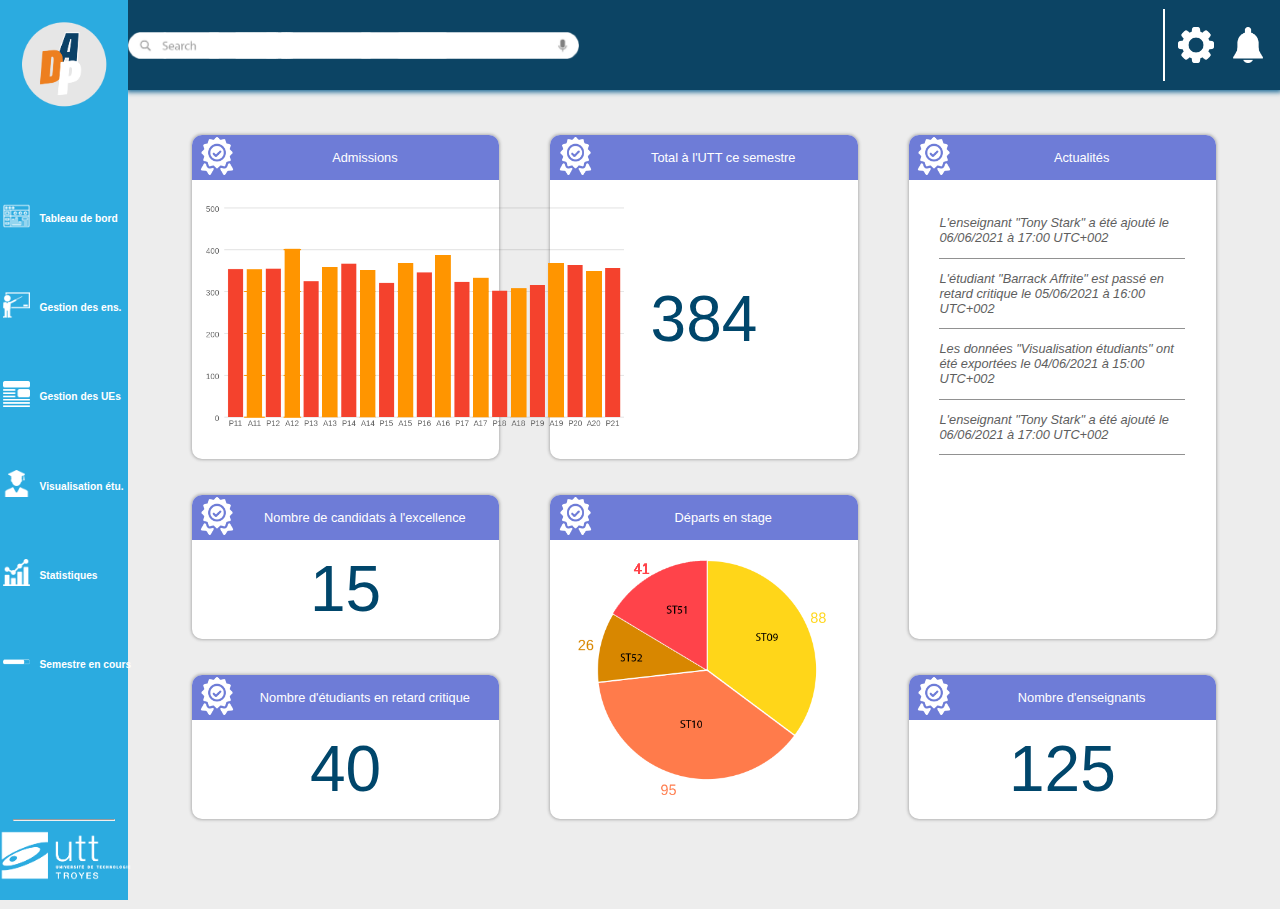
<file: index.html>
<!DOCTYPE html>
<html lang="fr">
<head>
    <meta charset="UTF-8">
    <title>ADP - Tableau de bord</title>
    <link href="style/main.css" rel="stylesheet">
    <link rel="stylesheet" href="style/index.css">
    <link href="img/favicon.png" rel="icon">
</head>
<body>
<nav>
    <div id="mainLogoDiv">
        <a href="index.html"><img alt="Logo ADP" id="mainLogo" src="img/logo_ADP.png"></a>
    </div>
    <div id="navTitleDiv">
    </div>
    <div id="mainNavDiv">
        <ul id="navList">
            <li><a href="index.html"><img alt="" class="icon" src="img/iconDashboard.png">Tableau de bord</a></li>
            <li><a href="page/manageTeachers.html"><img alt="" class="icon" src="img/iconTeacher.png">Gestion des
                ens.</a></li>
            <li><a href="page/manageCourses.html"><img alt="" class="icon" src="img/iconManage.png">Gestion des UEs</a>
            </li>
            <li><a href="page/proportion.html"><img alt="" class="icon" src="img/iconStudent.png">Visualisation étu.</a>
            </li>
            <li><a href="page/stats.html"><img alt="" class="icon" src="img/iconStat.png">Statistiques</a></li>
            <li><a href="page/currentSemester.html"><img alt="" class="icon" src="img/iconCurrent.png">Semestre en cours</a>
            </li>
        </ul>
    </div>
    <div id="footerLogoDiv">
        <hr>
        <img alt="Logo UTT" id="footerLogo" src="img/logo_utt.png">
    </div>
</nav>
<header>
    <div id="searchDiv">
        <img alt="Searchbar" id="searchLogo" src="img/searchbar.png">
    </div>
    <div id="titleDiv">
        <div id="titleDivBorderRight"></div>
    </div>
    <div id="controlDiv">
        <img alt="Config gear" class="control" id="config" src="img/config.png">
        <img alt="Notification bell" class="control" id="notification" src="img/notification.png">
    </div>
</header>
<section>
    <div class="column">
        <div class="block" id="firstBlock">
            <div class="blockTitle">
                <div class="blockImgDiv">
                    <img src="img/logo.png">
                </div>
                <div class="blockTitleDiv">
                <span class="blockTitleSpan">
                    Admissions
                </span>
                </div>
            </div>
            <div class="blockContent">
            <img src="img/dashGraph2.png">
            </div>
        </div>
        <div class="block" id="secondBlock">
            <div class="blockTitle">
                <div class="blockImgDiv">
                    <img src="img/logo.png">
                </div>
                <div class="blockTitleDiv">
                <span class="blockTitleSpan">
                    Nombre de candidats à l'excellence
                </span>
                </div>
            </div>
            <div class="blockContent">
            <span class="blockContentSpan">
                15
            </span>
            </div>
        </div>
        <div class="block" id="thirdBlock">
            <div class="blockTitle">
                <div class="blockImgDiv">
                    <img src="img/logo.png">
                </div>
                <div class="blockTitleDiv">
                <span class="blockTitleSpan">
                    Nombre d'étudiants en retard critique
                </span>
                </div>
            </div>
            <div class="blockContent">
            <span class="blockContentSpan">
                40
            </span>
            </div>
        </div>
    </div>
    <div class="column marginColumn">
        <div class="block" id="fourthBlock">
            <div class="blockTitle">
                <div class="blockImgDiv">
                    <img src="img/logo.png">
                </div>
                <div class="blockTitleDiv">
                <span class="blockTitleSpan">
                    Total à l'UTT ce semestre
                </span>
                </div>
            </div>
            <div class="blockContent">
            <span class="blockContentSpan">
                384
            </span>
            </div>
        </div>
        <div class="block" id="fifthBlock">
            <div class="blockTitle">
                <div class="blockImgDiv">
                    <img src="img/logo.png">
                </div>
                <div class="blockTitleDiv">
                <span class="blockTitleSpan">
                    Départs en stage
                </span>
                </div>
            </div>
            <div class="blockContent">
            <img src="img/dashGraph.png">
            </div>
        </div>
    </div>
    <div class="column marginColumn">
        <div class="block" id="sixthBlock">
            <div class="blockTitle">
                <div class="blockImgDiv">
                    <img src="img/logo.png">
                </div>
                <div class="blockTitleDiv">
                <span class="blockTitleSpan">
                    Actualités
                </span>
                </div>
            </div>
            <div class="blockContent">
            <ul>
                <li>L'enseignant "Tony Stark" a été ajouté le 06/06/2021 à 17:00 UTC+002</li>
                <li>L'étudiant "Barrack Affrite" est passé en retard critique le 05/06/2021 à 16:00 UTC+002</li>
                <li>Les données "Visualisation étudiants" ont été exportées le 04/06/2021 à 15:00 UTC+002</li>
                <li>L'enseignant "Tony Stark" a été ajouté le 06/06/2021 à 17:00 UTC+002</li>
            </ul>
            </div>
        </div>
        <div class="block" id="seventhBlock">
            <div class="blockTitle">
                <div class="blockImgDiv">
                    <img src="img/logo.png">
                </div>
                <div class="blockTitleDiv">
                <span class="blockTitleSpan">
                    Nombre d'enseignants
                </span>
                </div>
            </div>
            <div class="blockContent">
            <span class="blockContentSpan">
                125
            </span>
            </div>
        </div>
    </div>
</section>

</body>
</html>
</file>
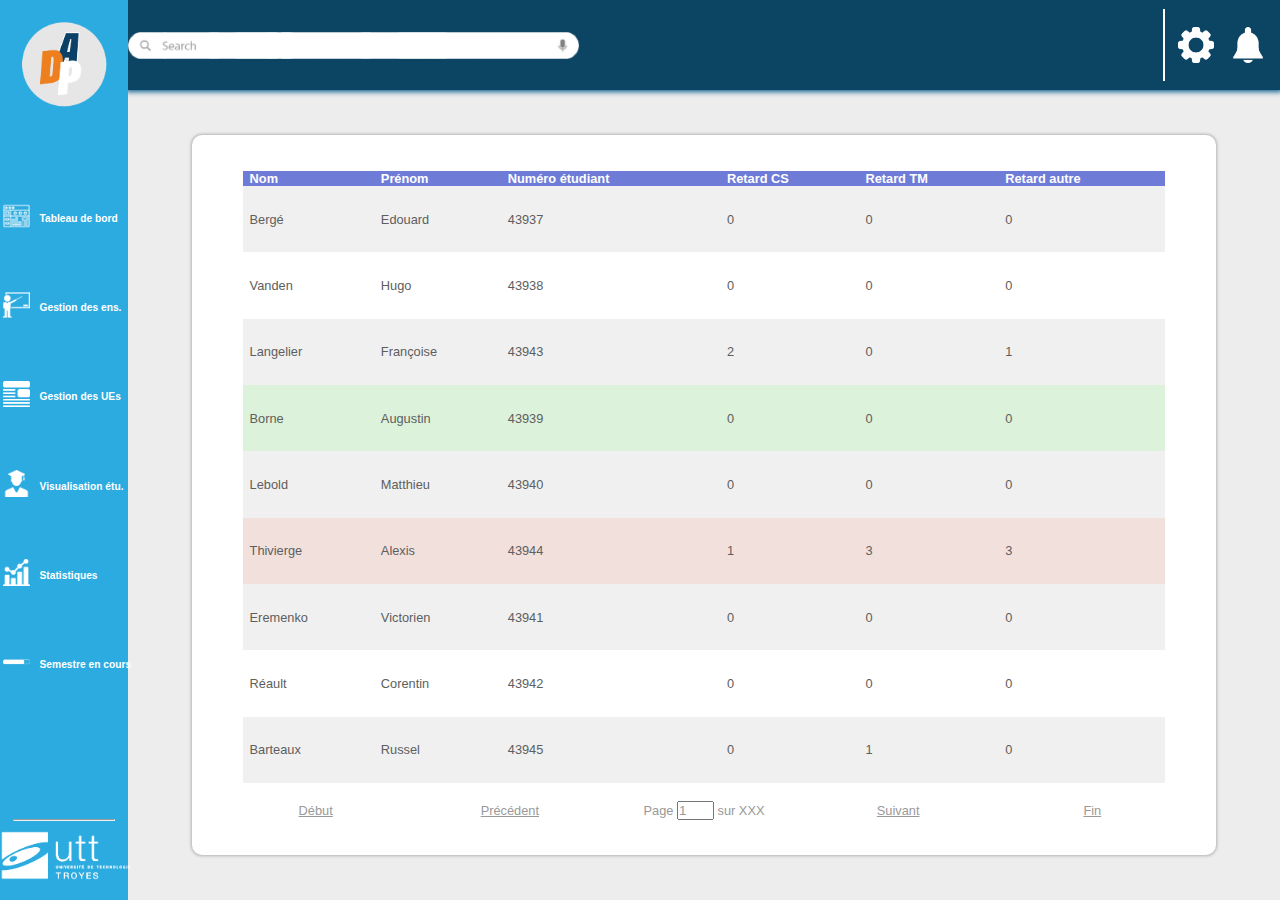
<file: page/currentSemester.html>
<!DOCTYPE html>
<html lang="fr">
<head>
    <meta charset="UTF-8">
    <title>ADP - Semestre en cours</title>
    <link href="../style/main.css" rel="stylesheet">
    <link href="../style/manageCourses.css" rel="stylesheet">
    <link href="../style/currentSemester.css" rel="stylesheet">
    <link href="../img/favicon.png" rel="icon">
</head>
<body>
<nav>
    <div id="mainLogoDiv">
        <a href="../index.html"><img alt="Logo ADP" id="mainLogo" src="../img/logo_ADP.png"></a>
    </div>
    <div id="navTitleDiv">
    </div>
    <div id="mainNavDiv">
        <ul id="navList">
            <li><a href="../index.html"><img alt="" class="icon" src="../img/iconDashboard.png">Tableau de bord</a></li>
            <li><a href="../page/manageTeachers.html"><img alt="" class="icon" src="../img/iconTeacher.png">Gestion des
                ens.</a></li>
            <li><a href="../page/manageCourses.html"><img alt="" class="icon" src="../img/iconManage.png">Gestion des
                UEs</a></li>
            <li><a href="../page/proportion.html"><img alt="" class="icon" src="../img/iconStudent.png">Visualisation
                étu.</a></li>
            <li><a href="../page/stats.html"><img alt="" class="icon" src="../img/iconStat.png">Statistiques</a></li>
            <li><a href="../page/currentSemester.html"><img alt="" class="icon" src="../img/iconCurrent.png">Semestre en
                cours</a></li>
        </ul>
    </div>
    <div id="footerLogoDiv">
        <hr>
        <img alt="Logo UTT" id="footerLogo" src="../img/logo_utt.png">
    </div>
</nav>
<header>
    <div id="searchDiv">
        <img alt="Searchbar" id="searchLogo" src="../img/searchbar.png">
    </div>
    <div id="titleDiv">
        <div id="titleDivBorderRight"></div>
    </div>
    <div id="controlDiv">
        <img alt="Config gear" class="control" id="config" src="../img/config.png">
        <img alt="Notification bell" class="control" id="notification" src="../img/notification.png">
    </div>
</header>
<section>
    <table id="mainTable">
        <thead>
        <tr>
            <th>Nom</th>
            <th>Prénom</th>
            <th>Numéro étudiant</th>
            <th>Retard CS</th>
            <th>Retard TM</th>
            <th>Retard autre</th>
        </tr>
        </thead>
        <tbody>
        <tr>
            <td>Bergé</td>
            <td>Edouard</td>
            <td>43937</td>
            <td>0</td>
            <td>0</td>
            <td>0</td>
        </tr>
        <tr>
            <td>Vanden</td>
            <td>Hugo</td>
            <td>43938</td>
            <td>0</td>
            <td>0</td>
            <td>0</td>
        </tr>
        <tr>
            <td>Langelier</td>
            <td>Françoise</td>
            <td>43943</td>
            <td>2</td>
            <td>0</td>
            <td>1</td>
        </tr>
        <tr class="honor">
            <td>Borne</td>
            <td>Augustin</td>
            <td>43939</td>
            <td>0</td>
            <td>0</td>
            <td>0</td>
        </tr>
        <tr>
            <td>Lebold</td>
            <td>Matthieu</td>
            <td>43940</td>
            <td>0</td>
            <td>0</td>
            <td>0</td>
        </tr>
        <tr class="critic">
            <td>Thivierge</td>
            <td>Alexis</td>
            <td>43944</td>
            <td>1</td>
            <td>3</td>
            <td>3</td>
        </tr>
        <tr>
            <td>Eremenko</td>
            <td>Victorien</td>
            <td>43941</td>
            <td>0</td>
            <td>0</td>
            <td>0</td>
        </tr>
        <tr>
            <td>Réault</td>
            <td>Corentin</td>
            <td>43942</td>
            <td>0</td>
            <td>0</td>
            <td>0</td>
        </tr>
        <tr>
            <td>Barteaux</td>
            <td>Russel</td>
            <td>43945</td>
            <td>0</td>
            <td>1</td>
            <td>0</td>
        </tr>
        </tbody>
    </table>
    <table id="controlTable">
        <tbody>
        <tr>
            <td class="notInput">Début</td>
            <td class="notInput">Précédent</td>
            <td>Page <input size="2" type="text" value="1"> sur XXX</td>
            <td class="notInput">Suivant</td>
            <td class="notInput">Fin</td>
        </tr>
        </tbody>
    </table>
</section>

</body>
</html>
</file>
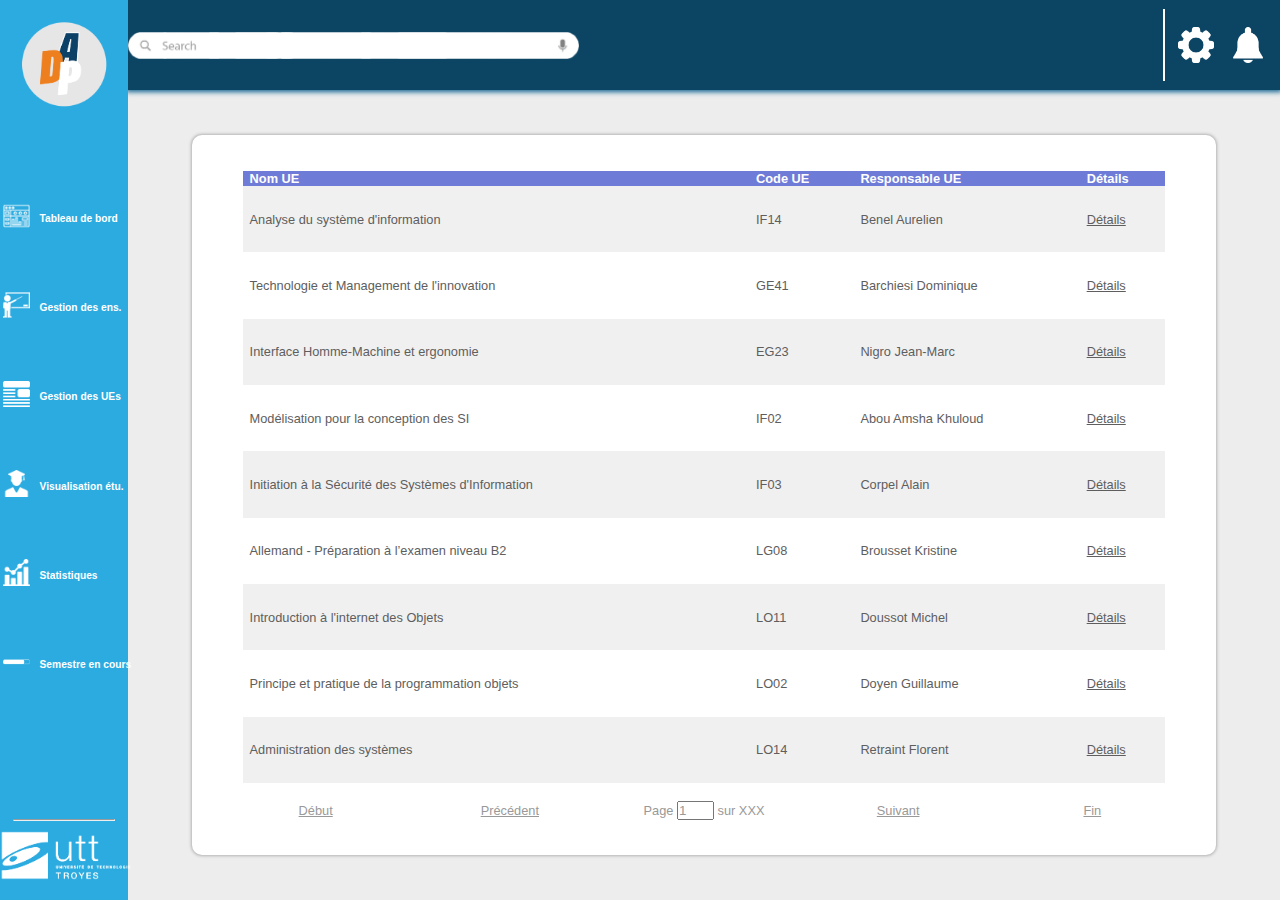
<file: page/manageCourses.html>
<!DOCTYPE html>
<html lang="fr">
<head>
    <meta charset="UTF-8">
    <title>ADP - Gestion des UEs</title>
    <link href="../style/main.css" rel="stylesheet">
    <link href="../style/manageCourses.css" rel="stylesheet">
    <link href="../img/favicon.png" rel="icon">
</head>
<body>
<nav>
    <div id="mainLogoDiv">
        <a href="../index.html"><img alt="Logo ADP" id="mainLogo" src="../img/logo_ADP.png"></a>
    </div>
    <div id="navTitleDiv">
    </div>
    <div id="mainNavDiv">
        <ul id="navList">
            <li><a href="../index.html"><img alt="" class="icon" src="../img/iconDashboard.png">Tableau de bord</a></li>
            <li><a href="../page/manageTeachers.html"><img alt="" class="icon" src="../img/iconTeacher.png">Gestion des
                ens.</a></li>
            <li><a href="../page/manageCourses.html"><img alt="" class="icon" src="../img/iconManage.png">Gestion des
                UEs</a></li>
            <li><a href="../page/proportion.html"><img alt="" class="icon" src="../img/iconStudent.png">Visualisation
                étu.</a></li>
            <li><a href="../page/stats.html"><img alt="" class="icon" src="../img/iconStat.png">Statistiques</a></li>
            <li><a href="../page/currentSemester.html"><img alt="" class="icon" src="../img/iconCurrent.png">Semestre en
                cours</a></li>
        </ul>
    </div>
    <div id="footerLogoDiv">
        <hr>
        <img alt="Logo UTT" id="footerLogo" src="../img/logo_utt.png">
    </div>
</nav>
<header>
    <div id="searchDiv">
        <img alt="Searchbar" id="searchLogo" src="../img/searchbar.png">
    </div>
    <div id="titleDiv">
        <div id="titleDivBorderRight"></div>
    </div>
    <div id="controlDiv">
        <img alt="Config gear" class="control" id="config" src="../img/config.png">
        <img alt="Notification bell" class="control" id="notification" src="../img/notification.png">
    </div>
</header>
<section>
    <table id="mainTable">
        <thead>
        <tr>
            <th>Nom UE</th>
            <th>Code UE</th>
            <th>Responsable UE</th>
            <th>Détails</th>
        </tr>
        </thead>
        <tbody>
        <tr>
            <td>Analyse du système d'information</td>
            <td>IF14</td>
            <td>Benel Aurelien</td>
            <td><a href="subManageCourses.html">Détails</a></td>
        </tr>
        <tr>
            <td>Technologie et Management de l'innovation</td>
            <td>GE41</td>
            <td>Barchiesi Dominique</td>
            <td><a href="subManageCourses.html">Détails</a></td>
        </tr>
        <tr>
            <td>Interface Homme-Machine et ergonomie</td>
            <td>EG23</td>
            <td>Nigro Jean-Marc</td>
            <td><a href="subManageCourses.html">Détails</a></td>
        </tr>
        <tr>
            <td>Modélisation pour la conception des SI</td>
            <td>IF02</td>
            <td>Abou Amsha Khuloud</td>
            <td><a href="subManageCourses.html">Détails</a></td>
        </tr>
        <tr>
            <td>Initiation à la Sécurité des Systèmes d'Information</td>
            <td>IF03</td>
            <td>Corpel Alain</td>
            <td><a href="subManageCourses.html">Détails</a></td>
        </tr>
        <tr>
            <td>Allemand - Préparation à l’examen niveau B2</td>
            <td>LG08</td>
            <td>Brousset Kristine</td>
            <td><a href="subManageCourses.html">Détails</a></td>
        </tr>
        <tr>
            <td>Introduction à l'internet des Objets</td>
            <td>LO11</td>
            <td>Doussot Michel</td>
            <td><a href="subManageCourses.html">Détails</a></td>
        </tr>
        <tr>
            <td>Principe et pratique de la programmation objets</td>
            <td>LO02</td>
            <td>Doyen Guillaume</td>
            <td><a href="subManageCourses.html">Détails</a></td>
        </tr>
        <tr>
            <td>Administration des systèmes</td>
            <td>LO14</td>
            <td>Retraint Florent</td>
            <td><a href="subManageCourses.html">Détails</a></td>
        </tr>
        </tbody>
    </table>
    <table id="controlTable">
        <tbody>
        <tr>
            <td class="notInput">Début</td>
            <td class="notInput">Précédent</td>
            <td>Page <input size="2" type="text" value="1"> sur XXX</td>
            <td class="notInput">Suivant</td>
            <td class="notInput">Fin</td>
        </tr>
        </tbody>
    </table>
</section>

</body>
</html>
</file>
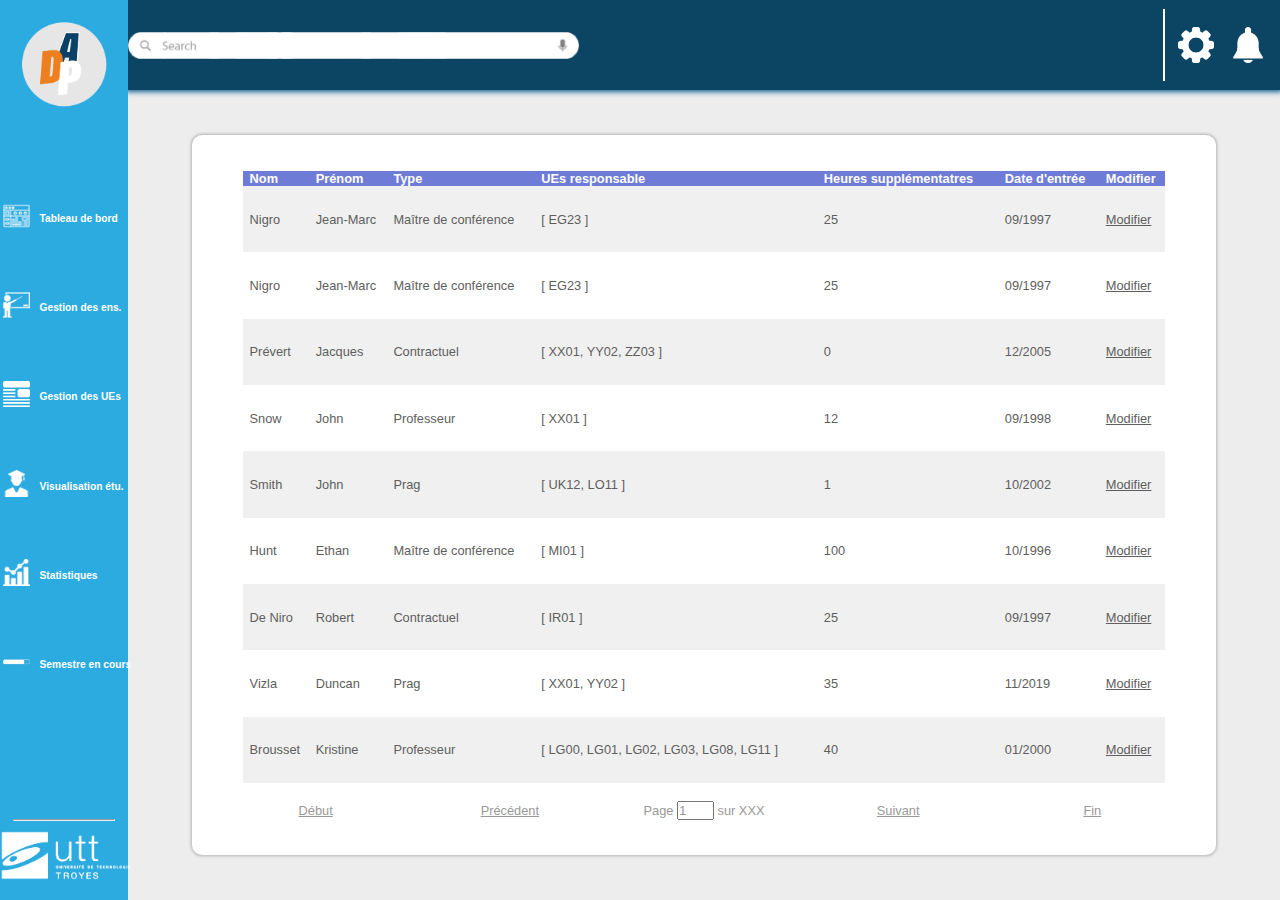
<file: page/manageTeachers.html>
<!DOCTYPE html>
<html lang="fr">
<head>
    <meta charset="UTF-8">
    <title>ADP - Gestion des enseignants</title>
    <link href="../style/main.css" rel="stylesheet">
    <link href="../style/manageCourses.css" rel="stylesheet">
    <link href="../style/manageTeachers.css" rel="stylesheet">
    <link href="../img/favicon.png" rel="icon">
    <script src="../js/teacherEditor.js"></script>
</head>
<body>
<nav>
    <div id="mainLogoDiv">
        <a href="../index.html"><img alt="Logo ADP" id="mainLogo" src="../img/logo_ADP.png"></a>
    </div>
    <div id="navTitleDiv">
    </div>
    <div id="mainNavDiv">
        <ul id="navList">
            <li><a href="../index.html"><img alt="" class="icon" src="../img/iconDashboard.png">Tableau de bord</a></li>
            <li><a href="../page/manageTeachers.html"><img alt="" class="icon" src="../img/iconTeacher.png">Gestion des
                ens.</a></li>
            <li><a href="../page/manageCourses.html"><img alt="" class="icon" src="../img/iconManage.png">Gestion des
                UEs</a></li>
            <li><a href="../page/proportion.html"><img alt="" class="icon" src="../img/iconStudent.png">Visualisation
                étu.</a></li>
            <li><a href="../page/stats.html"><img alt="" class="icon" src="../img/iconStat.png">Statistiques</a></li>
            <li><a href="../page/currentSemester.html"><img alt="" class="icon" src="../img/iconCurrent.png">Semestre en
                cours</a></li>
        </ul>
    </div>
    <div id="footerLogoDiv">
        <hr>
        <img alt="Logo UTT" id="footerLogo" src="../img/logo_utt.png">
    </div>
</nav>
<header>
    <div id="searchDiv">
        <img alt="Searchbar" id="searchLogo" src="../img/searchbar.png">
    </div>
    <div id="titleDiv">
        <div id="titleDivBorderRight"></div>
    </div>
    <div id="controlDiv">
        <img alt="Config gear" class="control" id="config" src="../img/config.png">
        <img alt="Notification bell" class="control" id="notification" src="../img/notification.png">
    </div>
</header>
<section>
    <table id="mainTable">
        <thead>
        <tr>
            <th>Nom</th>
            <th>Prénom</th>
            <th>Type</th>
            <th>UEs responsable</th>
            <th>Heures supplémentatres</th>
            <th>Date d'entrée</th>
            <th>Modifier</th>
        </tr>
        </thead>
        <tbody>
        <tr>
            <td>Nigro</td>
            <td>Jean-Marc</td>
            <td>Maître de conférence</td>
            <td>[ EG23 ]</td>
            <td>25</td>
            <td>09/1997</td>
            <td class="edit">Modifier</td>
        </tr>
        <tr>
            <td>Nigro</td>
            <td>Jean-Marc</td>
            <td>Maître de conférence</td>
            <td>[ EG23 ]</td>
            <td>25</td>
            <td>09/1997</td>
            <td class="edit">Modifier</td>
        </tr>
        <tr>
            <td>Prévert</td>
            <td>Jacques</td>
            <td>Contractuel</td>
            <td>[ XX01, YY02, ZZ03 ]</td>
            <td>0</td>
            <td>12/2005</td>
            <td class="edit">Modifier</td>
        </tr>
        <tr>
            <td>Snow</td>
            <td>John</td>
            <td>Professeur</td>
            <td>[ XX01 ]</td>
            <td>12</td>
            <td>09/1998</td>
            <td class="edit">Modifier</td>
        </tr>
        <tr>
            <td>Smith</td>
            <td>John</td>
            <td>Prag</td>
            <td>[ UK12, LO11 ]</td>
            <td>1</td>
            <td>10/2002</td>
            <td class="edit">Modifier</td>
        </tr>
        <tr>
            <td>Hunt</td>
            <td>Ethan</td>
            <td>Maître de conférence</td>
            <td>[ MI01 ]</td>
            <td>100</td>
            <td>10/1996</td>
            <td class="edit">Modifier</td>
        </tr>
        <tr>
            <td>De Niro</td>
            <td>Robert</td>
            <td>Contractuel</td>
            <td>[ IR01 ]</td>
            <td>25</td>
            <td>09/1997</td>
            <td class="edit">Modifier</td>
        </tr>
        <tr>
            <td>Vizla</td>
            <td>Duncan</td>
            <td>Prag</td>
            <td>[ XX01, YY02 ]</td>
            <td>35</td>
            <td>11/2019</td>
            <td class="edit">Modifier</td>
        </tr>
        <tr>
            <td>Brousset</td>
            <td>Kristine</td>
            <td>Professeur</td>
            <td>[ LG00, LG01, LG02, LG03, LG08, LG11 ]</td>
            <td>40</td>
            <td>01/2000</td>
            <td class="edit">Modifier</td>
        </tr>
        </tbody>
    </table>
    <table id="controlTable">
        <tbody>
        <tr>
            <td class="notInput">Début</td>
            <td class="notInput">Précédent</td>
            <td>Page <input size="2" type="text" value="1"> sur XXX</td>
            <td class="notInput">Suivant</td>
            <td class="notInput">Fin</td>
        </tr>
        </tbody>
    </table>
</section>

</body>
</html>
</file>
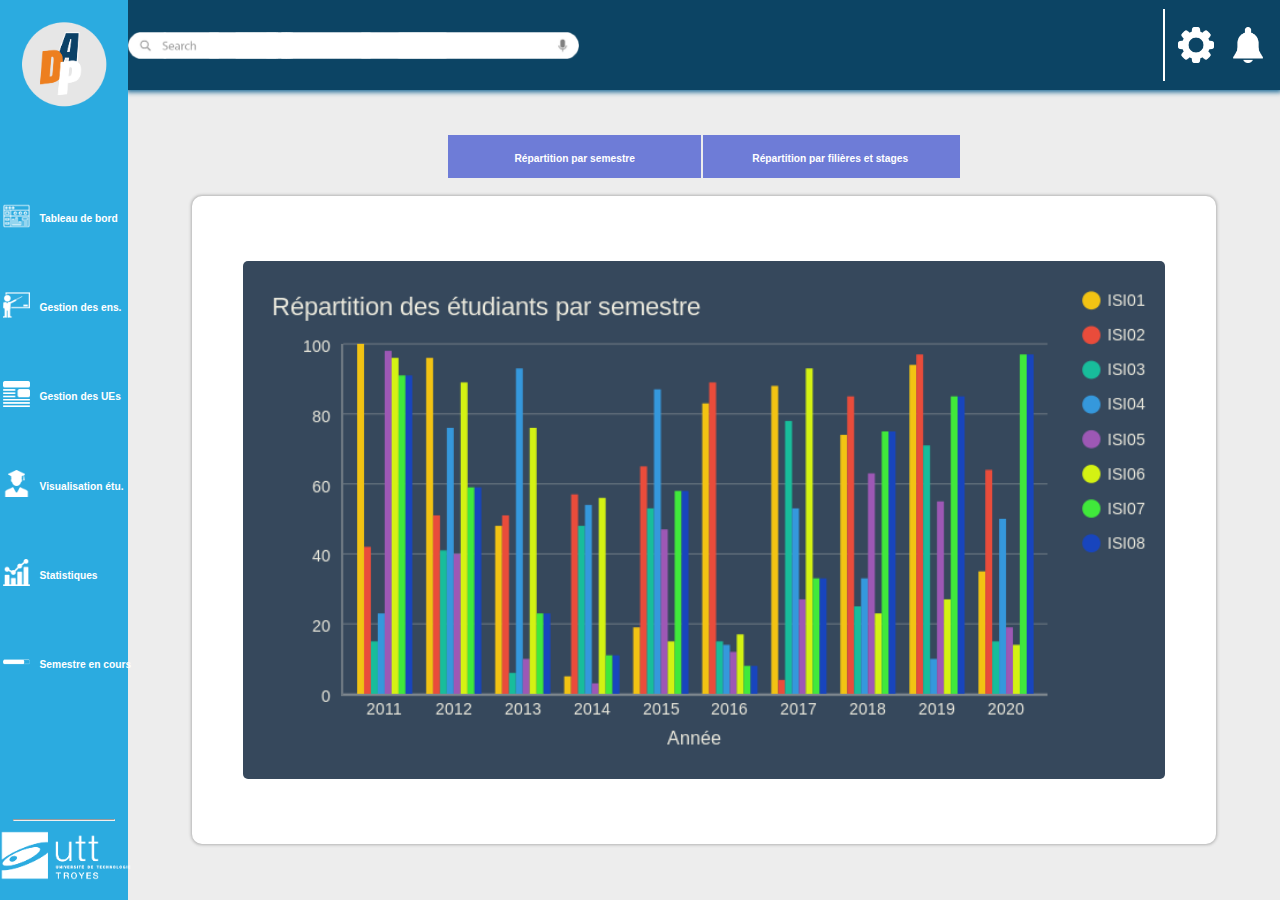
<file: page/proportion.html>
<!DOCTYPE html>
<html lang="fr">
<head>
    <meta charset="UTF-8">
    <title>ADP - Visualisation étudiants</title>
    <link href="../style/main.css" rel="stylesheet">
    <link href="../style/proportion.css" rel="stylesheet">
    <link href="../img/favicon.png" rel="icon">
    <script src="../js/graphManager.js"></script>
</head>
<body>
<nav>
    <div id="mainLogoDiv">
        <a href="../index.html"><img alt="Logo ADP" id="mainLogo" src="../img/logo_ADP.png"></a>
    </div>
    <div id="navTitleDiv">
    </div>
    <div id="mainNavDiv">
        <ul id="navList">
            <li><a href="../index.html"><img alt="" class="icon" src="../img/iconDashboard.png">Tableau de bord</a></li>
            <li><a href="../page/manageTeachers.html"><img alt="" class="icon" src="../img/iconTeacher.png">Gestion des
                ens.</a></li>
            <li><a href="../page/manageCourses.html"><img alt="" class="icon" src="../img/iconManage.png">Gestion des
                UEs</a></li>
            <li><a href="../page/proportion.html"><img alt="" class="icon" src="../img/iconStudent.png">Visualisation
                étu.</a></li>
            <li><a href="../page/stats.html"><img alt="" class="icon" src="../img/iconStat.png">Statistiques</a></li>
            <li><a href="../page/currentSemester.html"><img alt="" class="icon" src="../img/iconCurrent.png">Semestre en
                cours</a></li>
        </ul>
    </div>
    <div id="footerLogoDiv">
        <hr>
        <img alt="Logo UTT" id="footerLogo" src="../img/logo_utt.png">
    </div>
</nav>
<header>
    <div id="searchDiv">
        <img alt="Searchbar" id="searchLogo" src="../img/searchbar.png">
    </div>
    <div id="titleDiv">
        <div id="titleDivBorderRight"></div>
    </div>
    <div id="controlDiv">
        <img alt="Config gear" class="control" id="config" src="../img/config.png">
        <img alt="Notification bell" class="control" id="notification" src="../img/notification.png">
    </div>
</header>
<section>
    <div id="subNav">
        <div class="subNavElementDiv">
            <a class="subNavElement" source="proportionSemester.png">Répartition par semestre</a>
        </div>
        <div class="separatorDiv"></div>
        <div class="subNavElementDiv">
            <a class="subNavElement" source="proportionFS.png">Répartition par filières et stages</a>
        </div>
    </div>
    <div id="graphDiv">
        <img alt="Graphique" id="graphElement" src="../img/proportionSemester.png">
    </div>
</section>

</body>
</html>
</file>
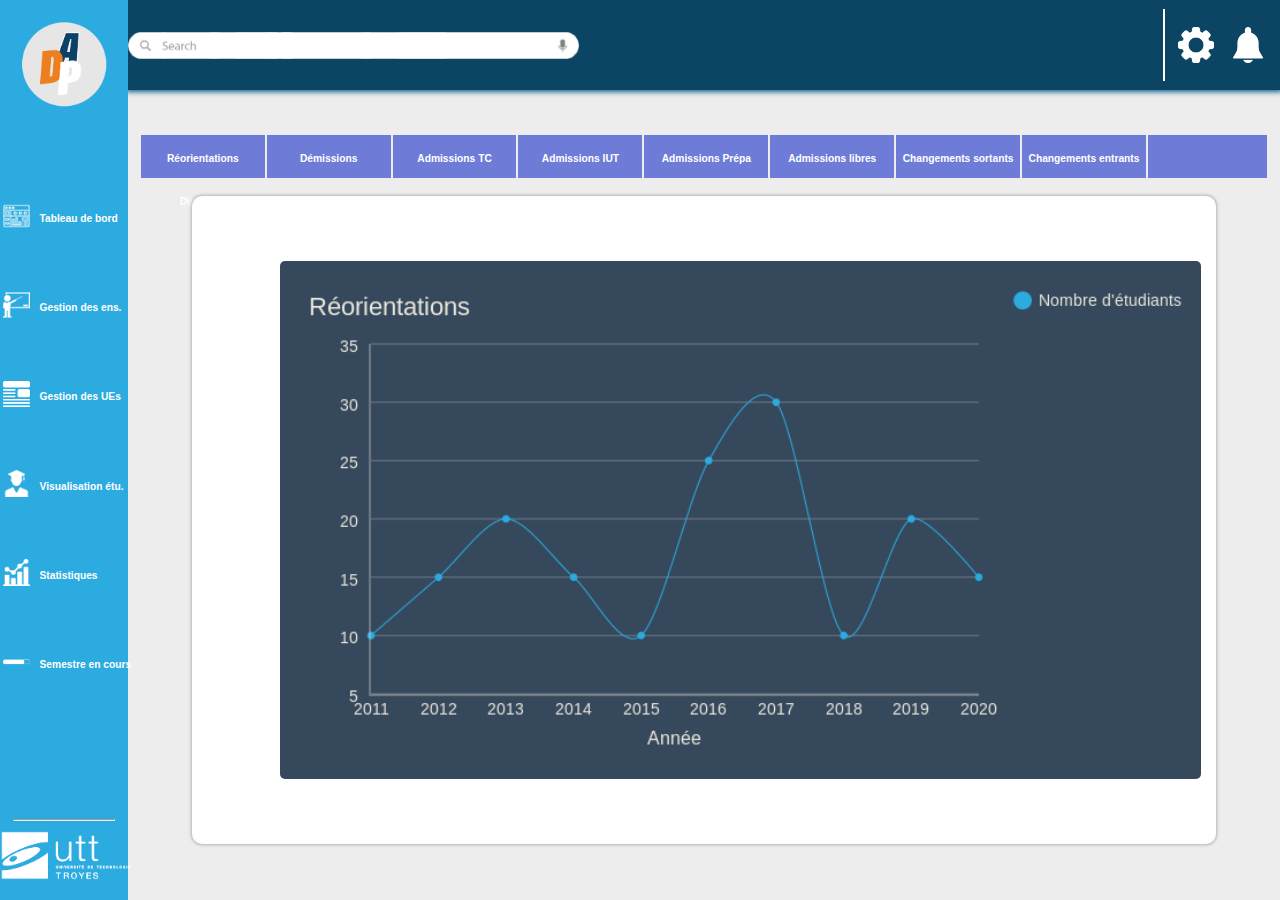
<file: page/stats.html>
<!DOCTYPE html>
<html lang="fr">
<head>
    <meta charset="UTF-8">
    <title>ADP - Statistiques</title>
    <link href="../style/main.css" rel="stylesheet">
    <link href="../style/proportion.css" rel="stylesheet">
    <link href="../style/stats.css" rel="stylesheet">
    <link href="../img/favicon.png" rel="icon">
    <script src="../js/graphManager.js"></script>
</head>
<body>
<nav>
    <div id="mainLogoDiv">
        <a href="../index.html"><img alt="Logo ADP" id="mainLogo" src="../img/logo_ADP.png"></a>
    </div>
    <div id="navTitleDiv">
    </div>
    <div id="mainNavDiv">
        <ul id="navList">
            <li><a href="../index.html"><img alt="" class="icon" src="../img/iconDashboard.png">Tableau de bord</a></li>
            <li><a href="../page/manageTeachers.html"><img alt="" class="icon" src="../img/iconTeacher.png">Gestion des
                ens.</a></li>
            <li><a href="../page/manageCourses.html"><img alt="" class="icon" src="../img/iconManage.png">Gestion des
                UEs</a></li>
            <li><a href="../page/proportion.html"><img alt="" class="icon" src="../img/iconStudent.png">Visualisation
                étu.</a></li>
            <li><a href="../page/stats.html"><img alt="" class="icon" src="../img/iconStat.png">Statistiques</a></li>
            <li><a href="../page/currentSemester.html"><img alt="" class="icon" src="../img/iconCurrent.png">Semestre en
                cours</a></li>
        </ul>
    </div>
    <div id="footerLogoDiv">
        <hr>
        <img alt="Logo UTT" id="footerLogo" src="../img/logo_utt.png">
    </div>
</nav>
<header>
    <div id="searchDiv">
        <img alt="Searchbar" id="searchLogo" src="../img/searchbar.png">
    </div>
    <div id="titleDiv">
        <div id="titleDivBorderRight"></div>
    </div>
    <div id="controlDiv">
        <img alt="Config gear" class="control" id="config" src="../img/config.png">
        <img alt="Notification bell" class="control" id="notification" src="../img/notification.png">
    </div>
</header>
<section>
    <div id="subNav">
        <div class="subNavElementDiv">
            <a class="subNavElement" source="statsMove.png">Réorientations</a>
        </div>
        <div class="separatorDiv"></div>
        <div class="subNavElementDiv">
            <a class="subNavElement" source="statsDemi.png">Démissions</a>
        </div>
        <div class="separatorDiv"></div>
        <div class="subNavElementDiv">
            <a class="subNavElement" source="statsTC.png">Admissions TC</a>
        </div>
        <div class="separatorDiv"></div>
        <div class="subNavElementDiv">
            <a class="subNavElement" source="statsIUT.png">Admissions IUT</a>
        </div>
        <div class="separatorDiv"></div>
        <div class="subNavElementDiv">
            <a class="subNavElement" source="statsPrep.png">Admissions Prépa</a>
        </div>
        <div class="separatorDiv"></div>
        <div class="subNavElementDiv">
            <a class="subNavElement" source="statsFree.png">Admissions libres</a>
        </div>
        <div class="separatorDiv"></div>
        <div class="subNavElementDiv">
            <a class="subNavElement" source="statsOut.png">Changements sortants</a>
        </div>
        <div class="separatorDiv"></div>
        <div class="subNavElementDiv">
            <a class="subNavElement" source="statsIn.png">Changements entrants</a>
        </div>
        <div class="separatorDiv"></div>
        <div class="subNavElementDiv">
            <a class="subNavElement" source="statsEnd.png">Diplômés</a>
        </div>
    </div>
    <div id="graphDiv">
        <img alt="Graphique" id="graphElement" src="../img/statsMove.png">
    </div>
</section>

</body>
</html>
</file>
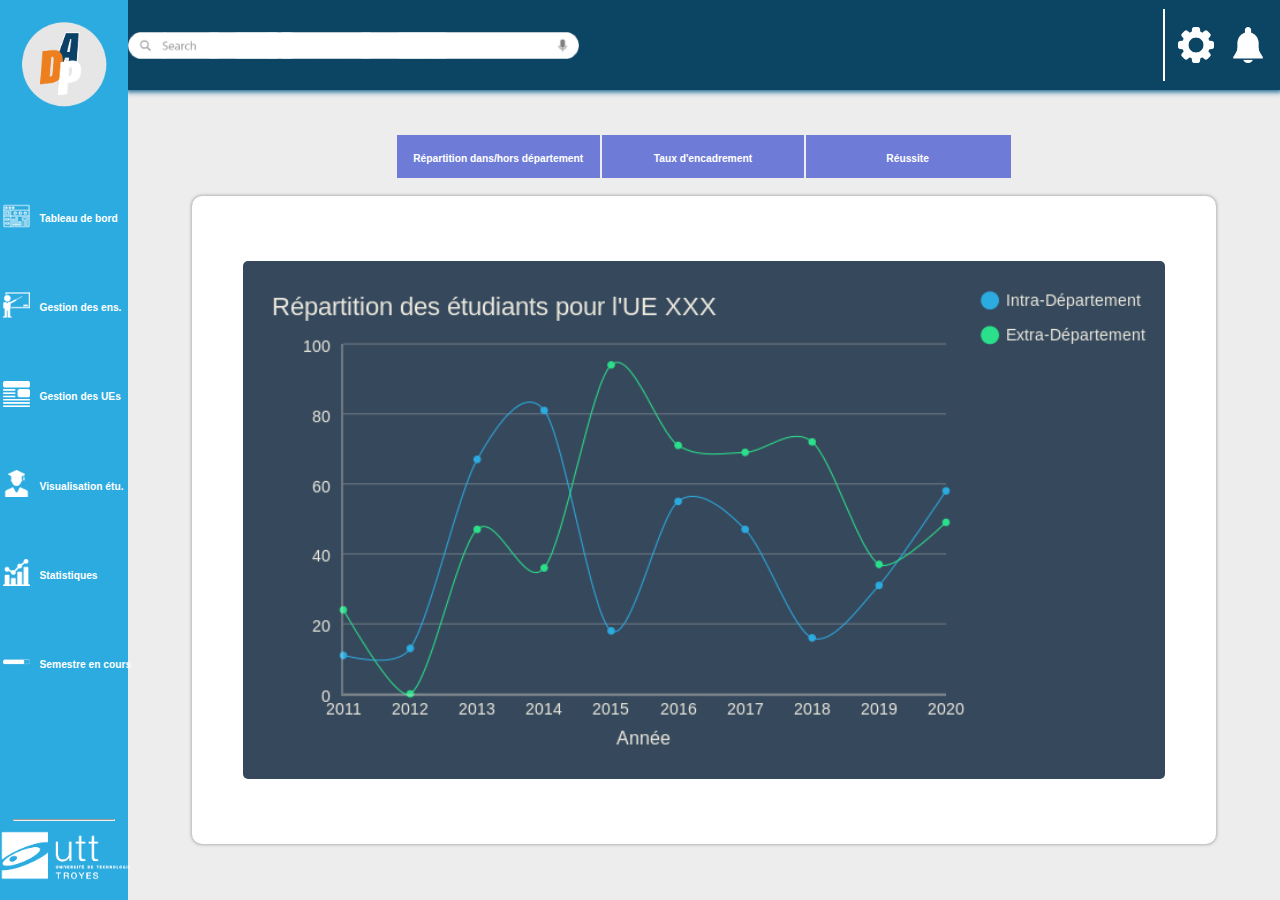
<file: page/subManageCourses.html>
<!DOCTYPE html>
<html lang="fr">
<head>
    <meta charset="UTF-8">
    <title>ADP - Gestion des UEs</title>
    <link href="../style/main.css" rel="stylesheet">
    <link href="../style/proportion.css" rel="stylesheet">
    <link href="../style/subManageCourses.css" rel="stylesheet">
    <link href="../img/favicon.png" rel="icon">
    <script src="../js/graphManager.js"></script>
</head>
<body>
<nav>
    <div id="mainLogoDiv">
        <a href="../index.html"><img alt="Logo ADP" id="mainLogo" src="../img/logo_ADP.png"></a>
    </div>
    <div id="navTitleDiv">
    </div>
    <div id="mainNavDiv">
        <ul id="navList">
            <li><a href="../index.html"><img alt="" class="icon" src="../img/iconDashboard.png">Tableau de bord</a></li>
            <li><a href="../page/manageTeachers.html"><img alt="" class="icon" src="../img/iconTeacher.png">Gestion des
                ens.</a></li>
            <li><a href="../page/manageCourses.html"><img alt="" class="icon" src="../img/iconManage.png">Gestion des
                UEs</a></li>
            <li><a href="../page/proportion.html"><img alt="" class="icon" src="../img/iconStudent.png">Visualisation
                étu.</a></li>
            <li><a href="../page/stats.html"><img alt="" class="icon" src="../img/iconStat.png">Statistiques</a></li>
            <li><a href="../page/currentSemester.html"><img alt="" class="icon" src="../img/iconCurrent.png">Semestre en
                cours</a></li>
        </ul>
    </div>
    <div id="footerLogoDiv">
        <hr>
        <img alt="Logo UTT" id="footerLogo" src="../img/logo_utt.png">
    </div>
</nav>
<header>
    <div id="searchDiv">
        <img alt="Searchbar" id="searchLogo" src="../img/searchbar.png">
    </div>
    <div id="titleDiv">
        <div id="titleDivBorderRight"></div>
    </div>
    <div id="controlDiv">
        <img alt="Config gear" class="control" id="config" src="../img/config.png">
        <img alt="Notification bell" class="control" id="notification" src="../img/notification.png">
    </div>
</header>
<section>
    <div id="subNav">
        <div class="subNavElementDiv">
            <a class="subNavElement" source="courseDep.png">Répartition dans/hors département</a>
        </div>
        <div class="separatorDiv"></div>
        <div class="subNavElementDiv">
            <a class="subNavElement" source="courseFrame.png">Taux d'encadrement</a>
        </div>
        <div class="separatorDiv"></div>
        <div class="subNavElementDiv">
            <a class="subNavElement" source="coursePass.png">Réussite</a>
        </div>
    </div>
    <div id="graphDiv">
        <img alt="Graphique" id="graphElement" src="../img/courseDep.png">
    </div>
</section>

</body>
</html>
</file>
<file: style/main.css>
@charset "UTF-8";

@keyframes configRotate {
    from {
        transform: rotate(0turn);
    }

    to {
        transform: rotate(1turn);
    }
}

@keyframes notificationRotate {
    from {
        transform: rotate(0turn);
    }

    25% {
        transform: rotate(0.05turn);
    }

    50% {
        transform: rotate(0turn);
    }

    75% {
        transform: rotate(0.05turn);
    }

    100% {
        transform: rotate(0turn);
    }
}

* {
    margin: 0;
    padding: 0;
    box-sizing: border-box;
    font-family: Arial;
}


html {
    width: 100%;
    height: 100%;
}

body {
    width: 100%;
    height: 100%;
    overflow: hidden;
    background-color: #ededed;
}

nav {
    position: relative;
    height: 100%;
    width: 10%;
    float: left;
    background-color: #2BABE0;
}

#mainLogoDiv {
    width: 100%;
    height: 10%;
    text-align: center;
}

#mainLogo {
    height: 100%;
    position: relative;
    top: 20%;
}

#navTitleDiv {
    position: relative;
    top: 2.5%;
    width: 100%;
    height: 10%;
    vertical-align: middle;
    text-align: center;
    line-height: 7vh;
    color: white;
}

#mainNavDiv {
    height: 60%;
    width: 100%;
    position: relative;
    top: 2.5%;
}

#navList {
    height: 100%;
    width: 100%;
    list-style-type: none;
    list-style-position: inside;
}

#navList .icon {
    height: 30%;
    margin-left: -10px;
    margin-right: 10px;
    margin-bottom: -7px;
}

#navList li {
    height: 16.5%;
    width: 80%;
    position: relative;
    left: 10%;

}

#navList li a {
    font-size: 0.80vw;
    text-decoration: none;
    font-weight: bold;
    color: white;
    white-space: nowrap;
}

#footerLogoDiv {
    position: absolute;
    bottom: 0;
    text-align: center;
    height: 9%;
    width: 100%;


}

#footerLogoDiv hr {
    width: 80%;
    height: 2px;
    color: #ffffff;
    background-color: #ffffff;
    text-align: center;
    margin: auto;

}

#footerLogo {
    height: 60%;
    margin: 8% auto;
}

header {
    height: 10%;
    width: 90%;
    background-color: #0c4464;
    box-shadow: 0 0 5px 2px #156694;
    float: left;
}

#searchDiv {
    height: 100%;
    width: 30%;
    text-align: center;
    float: left;
}

#searchLogo {
    height: 30%;
    position: relative;
    top: 35%;
}

#titleDiv {
    float: left;
    width: 60%;
    height: 100%;
    vertical-align: middle;
    line-height: 10vh;
    position: relative;
}

#titleSpan {
    margin-left: 15%;
    font-size: 5vh;
    color: white;
}

#titleDivBorderRight {
    position: absolute;
    right: 0;
    top: 10%;
    height: 80%;
    border: 1px solid white;
}

#controlDiv {
    float: left;
    width: 10%;
    height: 100%;
    text-align: center;
}

.control {
    height: 40%;
    position: relative;
    top: 30%;
    margin-left: 5%;
    margin-right: 5%;
}

#config:hover {
    animation-name: configRotate;
    animation-duration: 0.5s;
}

#notification:hover {
    animation-name: notificationRotate;
    animation-duration: 0.5s;
}

/* Le footer a été supprimé
footer {
    position: absolute;
    bottom: 0;
    left: 10%;
    height: 5%;
    width: 90%;
    vertical-align: middle;
    text-align: center;
    line-height: 5vh;
    background-color: #3BF0F7;
    box-shadow: 0 0 5px 1px #41B1E0;
    color: white;
}
*/

section {
    height: 80%;
    width: 80%;
    position: relative;
    top: 5%;
    margin-left: 5%;
    float: left;
}
</file>
<file: style/index.css>
.column {
    float: left;
    height: 100%;
    width: 30%;
}

.marginColumn {
    margin-left: 5%;
}

.block {
    width: 100%;
    background-color: white;
    border-radius: 10px;
    box-shadow: #b3b3b3 0 0 3px 1px;
}

.blockTitle {
    color: white;
    height: 5vh;
    padding-bottom: 1%;
    background-color: #6e7cd7;
    border-top-right-radius: 10px;
    border-top-left-radius: 10px;
}

.blockImgDiv {
    height: 100%;
    float: left;
    margin-left: 2%;
}

.blockImgDiv img {
    height: 90%;
    position: relative;
    top: 5%;
}

.blockTitleDiv {
    float: left;
    vertical-align: middle;
    line-height: 5vh;
    height: 100%;
    margin-left: 2%;
    font-size: 1vw;
    width: 80%;
    text-align: center;
}

.blockContent {
    text-align: center;
    color: #00466B;
}

#firstBlock {
    height: 45%;
}

#firstBlock .blockContent {
    line-height: 31vh;
    height: 31vh;
    font-size: 5vw;
}

#firstBlock .blockContent img {
    height: 90%;
    position: relative;
    top: 5%;
}

#secondBlock {
    height: 20%;
    position: relative;
    top: 5%;
}

#secondBlock .blockContent {
    height: 11vh;
    line-height: 11vh;
    font-size: 5vw;
}

#thirdBlock {
    height: 20%;
    position: relative;
    top: 10%;
}

#thirdBlock .blockContent {
    height: 11vh;
    line-height: 11vh;
    font-size: 5vw;
}

#fourthBlock {
    height: 45%;
}

#fourthBlock .blockContent {
    height: 31vh;
    line-height: 31vh;
    font-size: 5vw;
}

#fifthBlock {
    height: 45%;
    position: relative;
    top: 5%;
}

#fifthBlock .blockContent {
    height: 31vh;
    line-height: 31vh;
    font-size: 5vw;
}

#fifthBlock .blockContent img {
    height: 90%;
    position: relative;
    top: 5%;
}

#sixthBlock {
    height: 70%;
}

#sixthBlock .blockContent {
    height: 51vh;
    font-size: 1vw;
}

#sixthBlock ul {
    list-style: none;
    margin-left: 10%;
    height: 80%;
    width: 80%;
    font-style: italic;
    text-align: left;
    position: relative;
    top: 5%;
    color: #5e5e5e;
}

#sixthBlock li {
    padding-top: 5%;
    padding-bottom: 5%;
    border-bottom: #919191 solid 1px;
}

#seventhBlock {
    height: 20%;
    position: relative;
    top: 5%;
}

#seventhBlock .blockContent {
    height: 11vh;
    line-height: 11vh;
    font-size: 5vw;
}
</file>
<file: style/manageCourses.css>
section {
    background-color: white;
    border-radius: 10px;
    box-shadow: #b3b3b3 0 0 3px 1px;
}

#mainTable {
    width: 90%;
    margin-left: 5%;
    height: 85%;
    position: relative;
    top: 5%;
    border-collapse: collapse;
    text-align: left;
    color: #5e5e5e;
    font-size: 1vw;
}

#mainTable tr:nth-child(odd) {
    background-color: #f0f0f0;
}

#mainTable th {
    padding-left: 0.5vw;
    color: white;
    background-color: #6e7cd7;
    height: 10%;
}

#mainTable tr:hover {
    background-color: #d3d6ed;
}

#mainTable td {
    padding-left: 0.5vw;
}

#mainTable a {
    color: #5e5e5e;
    text-decoration: underline;
}

#controlTable {
    height: 12.5%;
    width: 95%;
    margin-left: 2.5%;
    color: #999999;
    text-align: center;
    position: relative;
    top: 2.5%;
    font-size: 1vw;
}

#controlTable input {
    color: #999999;
}

.notInput {
    text-decoration: underline;
}

.notInput:hover {
    cursor: pointer;
}

#controlTable td {
    width: 20%;
}
</file>
<file: style/currentSemester.css>
.honor {
    background-color: #dcf2da;
}

.critic {
    background-color: #f2e0dc;
}
</file>
<file: style/manageTeachers.css>
.edit {
    text-decoration: underline;
}

.edit:hover {
    cursor: pointer;
}
</file>
<file: style/proportion.css>
#subNav {
    width: 50%;
    margin-left: 25%;
    height: 6%;
    text-align: center;
    background-color: #6e7cd7;
}

.subNavElementDiv {
    width: 49.5%;
    height: 100%;
    float: left;
    vertical-align: middle;
    line-height: 4.8vh;
}

.subNavElement {
    font-size: 0.8vw;
    color: white;
    font-weight: bold;
}

.subNavElement:hover {
    text-decoration: underline;
}

.subNavElement:hover {
    cursor: pointer;
}

#graphDiv {
    position: relative;
    top: 2.5%;
    height: 90%;
    width: 100%;
    text-align: center;
    background-color: white;
    border-radius: 10px;
    box-shadow: #b3b3b3 0 0 3px 1px;
}

#graphElement {
    height: 80%;
    position: relative;
    top: 10%;
    border-radius: 5px;
}

.separatorDiv {
    float: left;
    border: 1px solid #ededed;
    height: 100%;
}
</file>
<file: style/stats.css>
#subNav {
    width: 110%;
    margin-left: -5%;
}

.subNavElementDiv {
    width: 11%;
}
</file>
<file: style/subManageCourses.css>
#subNav {
    width: 60%;
    margin-left: 20%;
}

.subNavElementDiv {
    width: 33%;
}
</file>
